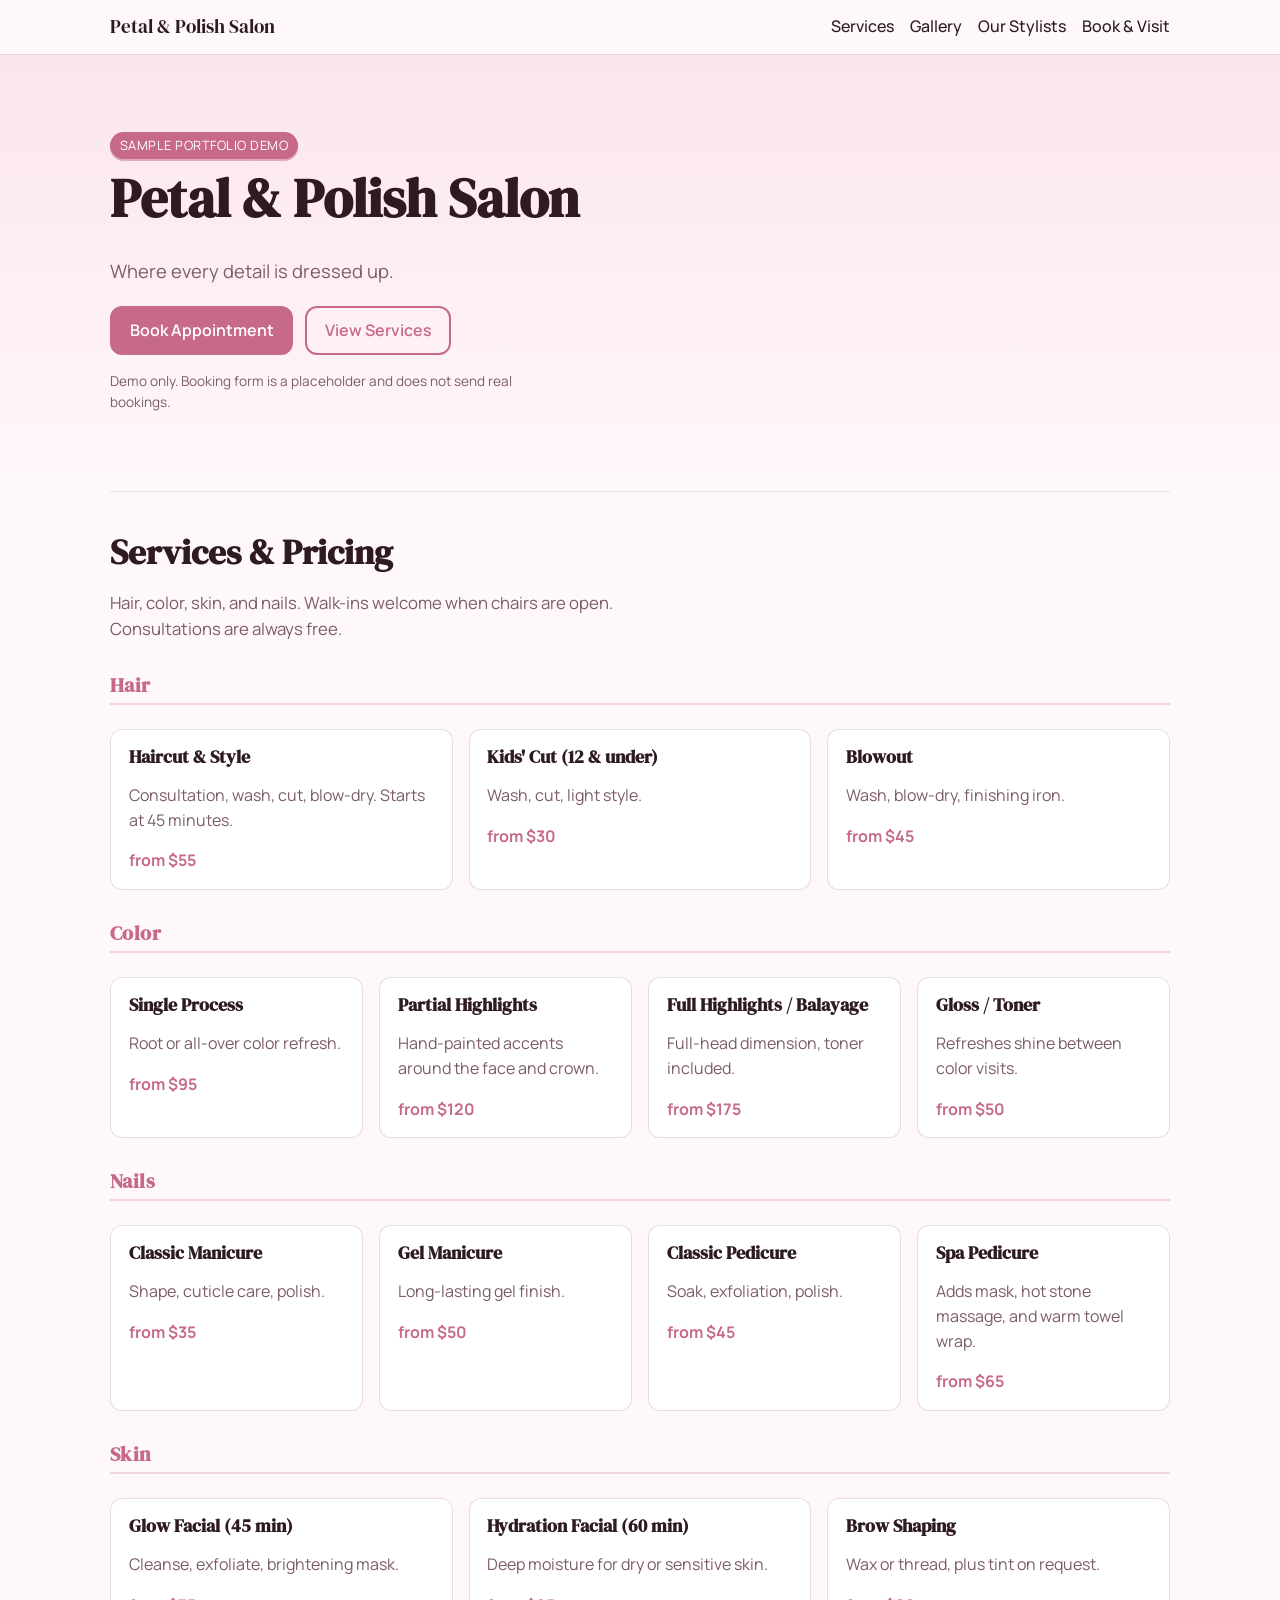
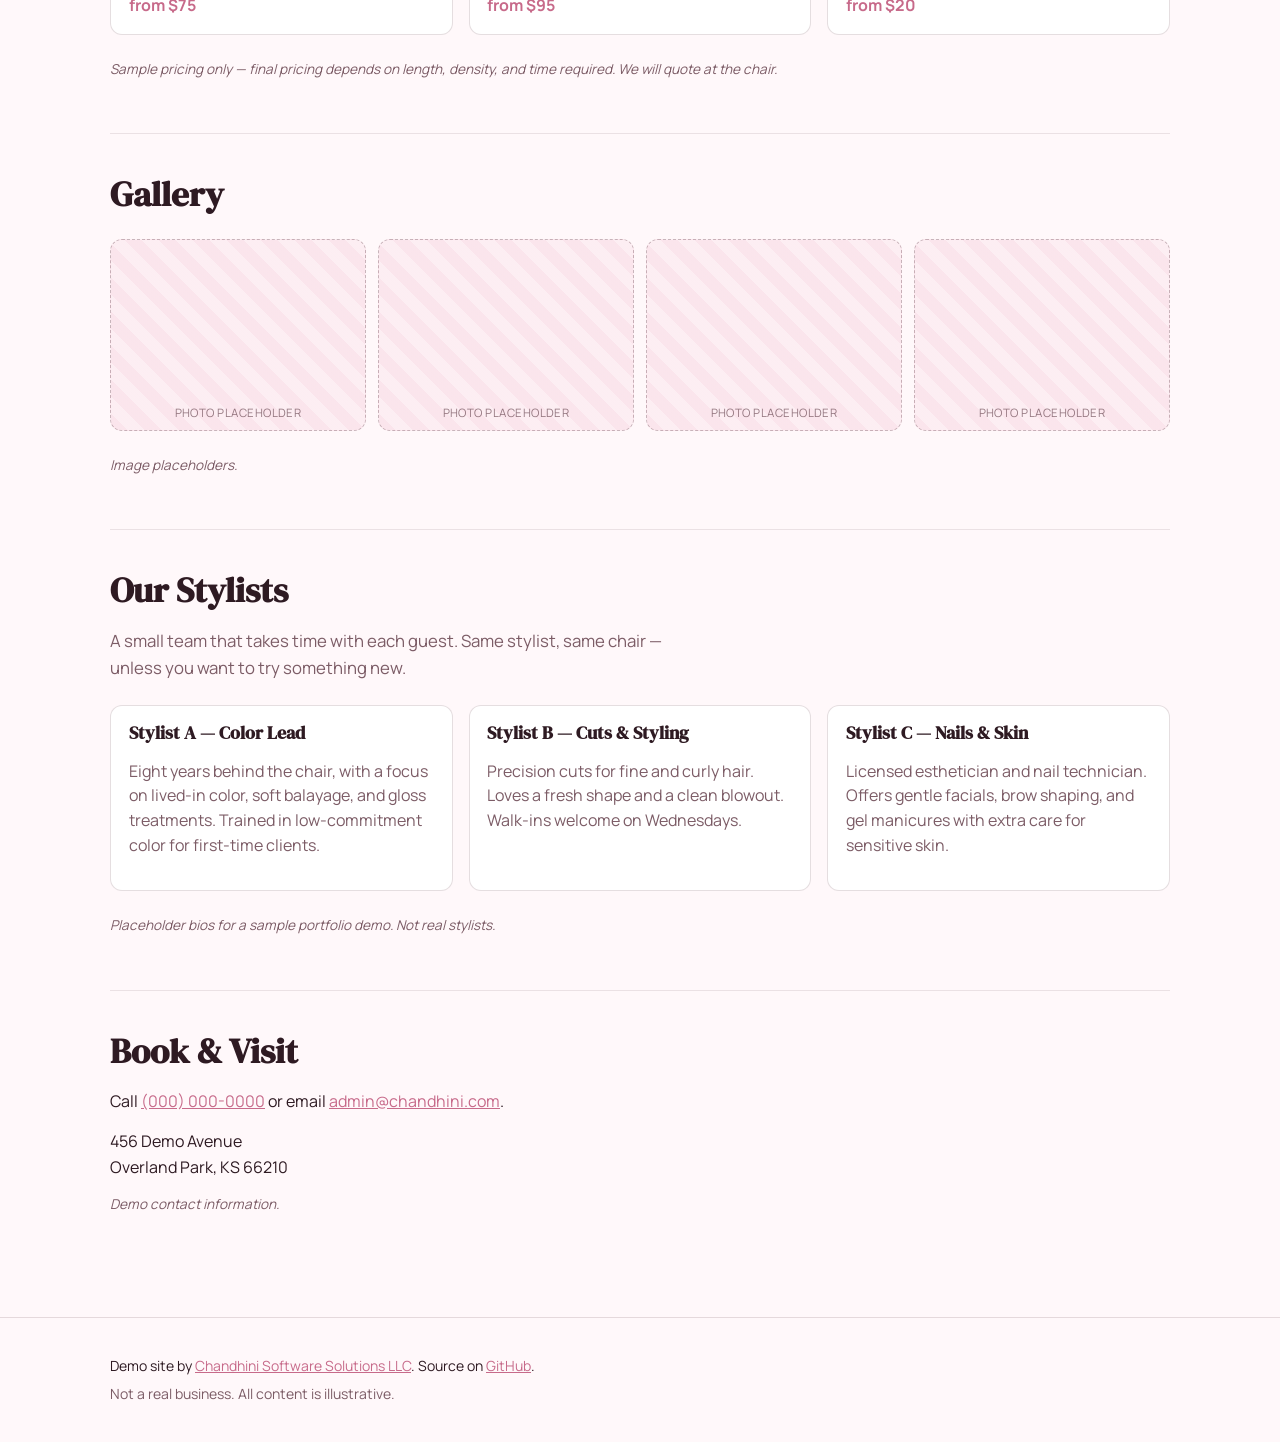
<file: index.html>
<!DOCTYPE html>
<html lang="en">
<head>
  <meta charset="UTF-8" />
  <meta name="viewport" content="width=device-width, initial-scale=1.0" />
  <title>Petal & Polish Salon — Demo Site</title>
  <meta name="description" content="A sample portfolio demo of a beauty salon website built by Chandhini Software Solutions LLC." />
  <meta name="robots" content="index, follow" />
  <link rel="canonical" href="https://salon.chandhini.com/" />

  <!-- Open Graph -->
  <meta property="og:type" content="website" />
  <meta property="og:title" content="Petal & Polish Salon — Demo Site" />
  <meta property="og:description" content="A sample portfolio demo of a beauty salon website built by Chandhini Software Solutions LLC." />
  <meta property="og:url" content="https://salon.chandhini.com/" />

  <!-- Favicon -->
  <link rel="icon" href="assets/favicon/favicon.svg" type="image/svg+xml" />
  <meta name="theme-color" content="#C76A8A" />

  <!-- Fonts -->
  <link rel="preconnect" href="https://fonts.googleapis.com" />
  <link rel="preconnect" href="https://fonts.gstatic.com" crossorigin />
  <link href="https://fonts.googleapis.com/css2?family=DM+Serif+Display&family=Manrope:wght@400;500;600;700&display=swap" rel="stylesheet" />

  <link rel="stylesheet" href="assets/css/styles.css" />
</head>
<body>

  <a class="skip-link" href="#main">Skip to content</a>

  <header class="site-header">
    <div class="container header-row">
      <a class="brand" href="#top">Petal & Polish Salon</a>
      <nav aria-label="Primary">
        <ul class="nav"><li><a href="#services">Services</a></li><li><a href="#gallery">Gallery</a></li><li><a href="#stylists">Our Stylists</a></li><li><a href="#contact">Book & Visit</a></li></ul>
      </nav>
    </div>
  </header>

  <main id="main">
    <section id="top" class="hero">
      <div class="container">
        <p class="demo-badge">Sample portfolio demo</p>
        <h1>Petal & Polish Salon</h1>
        <p class="tagline">Where every detail is dressed up.</p>
        <div class="cta-row">
          <a class="btn primary" href="#contact">Book Appointment</a>
          <a class="btn ghost" href="#services">View Services</a>
        </div>
        <p class="demo-note">Demo only. Booking form is a placeholder and does not send real bookings.</p>
      </div>
    </section>

    <div class="container">

  <section id="services" class="section">
    <h2>Services &amp; Pricing</h2>
    <p class="lead">Hair, color, skin, and nails. Walk-ins welcome when chairs are open. Consultations are always free.</p>

            <h3 class="menu-heading">Hair</h3>
            <div class="cards">
              <article class="card"><h3>Haircut &amp; Style</h3><p class="muted">Consultation, wash, cut, blow-dry. Starts at 45 minutes.</p><p class="price">from $55</p></article>
              <article class="card"><h3>Kids' Cut (12 &amp; under)</h3><p class="muted">Wash, cut, light style.</p><p class="price">from $30</p></article>
              <article class="card"><h3>Blowout</h3><p class="muted">Wash, blow-dry, finishing iron.</p><p class="price">from $45</p></article>
            </div>

            <h3 class="menu-heading">Color</h3>
            <div class="cards">
              <article class="card"><h3>Single Process</h3><p class="muted">Root or all-over color refresh.</p><p class="price">from $95</p></article>
              <article class="card"><h3>Partial Highlights</h3><p class="muted">Hand-painted accents around the face and crown.</p><p class="price">from $120</p></article>
              <article class="card"><h3>Full Highlights / Balayage</h3><p class="muted">Full-head dimension, toner included.</p><p class="price">from $175</p></article>
              <article class="card"><h3>Gloss / Toner</h3><p class="muted">Refreshes shine between color visits.</p><p class="price">from $50</p></article>
            </div>

            <h3 class="menu-heading">Nails</h3>
            <div class="cards">
              <article class="card"><h3>Classic Manicure</h3><p class="muted">Shape, cuticle care, polish.</p><p class="price">from $35</p></article>
              <article class="card"><h3>Gel Manicure</h3><p class="muted">Long-lasting gel finish.</p><p class="price">from $50</p></article>
              <article class="card"><h3>Classic Pedicure</h3><p class="muted">Soak, exfoliation, polish.</p><p class="price">from $45</p></article>
              <article class="card"><h3>Spa Pedicure</h3><p class="muted">Adds mask, hot stone massage, and warm towel wrap.</p><p class="price">from $65</p></article>
            </div>

            <h3 class="menu-heading">Skin</h3>
            <div class="cards">
              <article class="card"><h3>Glow Facial (45 min)</h3><p class="muted">Cleanse, exfoliate, brightening mask.</p><p class="price">from $75</p></article>
              <article class="card"><h3>Hydration Facial (60 min)</h3><p class="muted">Deep moisture for dry or sensitive skin.</p><p class="price">from $95</p></article>
              <article class="card"><h3>Brow Shaping</h3><p class="muted">Wax or thread, plus tint on request.</p><p class="price">from $20</p></article>
            </div>

            <p class="note">Sample pricing only — final pricing depends on length, density, and time required. We will quote at the chair.</p>
  </section>

  <section id="gallery" class="section">
    <h2>Gallery</h2>
    <div class="grid">
              <div class="img-placeholder" role="img" aria-label="Salon interior"></div>
              <div class="img-placeholder" role="img" aria-label="Color station"></div>
              <div class="img-placeholder" role="img" aria-label="Manicure work"></div>
              <div class="img-placeholder" role="img" aria-label="Finished hairstyle"></div>
            </div>
            <p class="note">Image placeholders.</p>
  </section>

  <section id="stylists" class="section">
    <h2>Our Stylists</h2>
    <p class="lead">A small team that takes time with each guest. Same stylist, same chair — unless you want to try something new.</p>
            <div class="cards">
              <article class="card">
                <h3>Stylist A — Color Lead</h3>
                <p class="muted">Eight years behind the chair, with a focus on lived-in color, soft balayage, and gloss treatments. Trained in low-commitment color for first-time clients.</p>
              </article>
              <article class="card">
                <h3>Stylist B — Cuts &amp; Styling</h3>
                <p class="muted">Precision cuts for fine and curly hair. Loves a fresh shape and a clean blowout. Walk-ins welcome on Wednesdays.</p>
              </article>
              <article class="card">
                <h3>Stylist C — Nails &amp; Skin</h3>
                <p class="muted">Licensed esthetician and nail technician. Offers gentle facials, brow shaping, and gel manicures with extra care for sensitive skin.</p>
              </article>
            </div>
            <p class="note">Placeholder bios for a sample portfolio demo. Not real stylists.</p>
  </section>

  <section id="contact" class="section">
    <h2>Book &amp; Visit</h2>
    <p>Call <a href="tel:+10000000000">(000) 000-0000</a> or email
               <a href="mailto:admin@chandhini.com">admin@chandhini.com</a>.</p>
            <address>
              456 Demo Avenue<br/>
              Overland Park, KS 66210
            </address>
            <p class="note">Demo contact information.</p>
  </section>

    </div>
  </main>

  <footer class="site-footer">
    <div class="container">
      <p>Demo site by <a href="https://chandhini.com">Chandhini Software Solutions LLC</a>.
         Source on <a href="https://github.com/bayina/salon-demo">GitHub</a>.</p>
      <p class="muted">Not a real business. All content is illustrative.</p>
    </div>
  </footer>

  <script src="assets/js/main.js"></script>
</body>
</html>
</file>
<file: assets/css/styles.css>
:root {
  --primary: #C76A8A;
  --accent:  #F2C2D1;
  --bg:      #FFF8FA;
  --text:    #2E1A22;
  --muted:   #7C5C66;
  --max:     1100px;
  --radius:  12px;
}

* { box-sizing: border-box; }
html { scroll-behavior: smooth; }
body {
  margin: 0;
  font-family: 'Manrope', system-ui, sans-serif;
  background: var(--bg);
  color: var(--text);
  line-height: 1.55;
  -webkit-font-smoothing: antialiased;
}
h1, h2, h3 {
  font-family: 'DM Serif Display', serif;
  font-weight: 700;
  margin: 0 0 .5em;
  line-height: 1.15;
}
h1 { font-size: clamp(2rem, 4vw + 1rem, 3.4rem); }
h2 { font-size: clamp(1.5rem, 2vw + 1rem, 2.2rem); margin-top: 0; }
h3 { font-size: 1.15rem; }

a { color: var(--primary); }
a:hover { text-decoration: underline; }

.container { max-width: var(--max); margin: 0 auto; padding: 0 1.25rem; }

.skip-link {
  position: absolute; left: -9999px; top: auto;
  background: var(--primary); color: #fff; padding: .5rem 1rem;
}
.skip-link:focus { left: 1rem; top: 1rem; }

.site-header {
  position: sticky; top: 0; z-index: 10;
  background: var(--bg);
  border-bottom: 1px solid color-mix(in srgb, var(--muted) 20%, transparent);
}
.header-row {
  display: flex; align-items: center; justify-content: space-between;
  padding: .75rem 1.25rem;
}
.brand { font-family: 'DM Serif Display', serif; font-size: 1.2rem; text-decoration: none; color: var(--text); }
.nav { list-style: none; padding: 0; margin: 0; display: flex; gap: 1rem; flex-wrap: wrap; }
.nav a { text-decoration: none; color: var(--text); font-weight: 500; }
.nav a:hover { color: var(--primary); }

.hero {
  padding: clamp(2.5rem, 6vw, 5rem) 0 clamp(2rem, 5vw, 4rem);
  background: linear-gradient(180deg, color-mix(in srgb, var(--accent) 35%, var(--bg)) 0%, var(--bg) 100%);
}
.demo-badge {
  display: inline-block;
  font-size: .8rem; letter-spacing: .04em; text-transform: uppercase;
  background: var(--primary); color: #fff;
  padding: .25rem .6rem; border-radius: 999px; margin: 0 0 .5rem;
}
.tagline { font-size: 1.15rem; color: var(--muted); max-width: 36ch; }
.demo-note { font-size: .85rem; color: var(--muted); margin-top: 1rem; max-width: 56ch; }

.cta-row { display: flex; gap: .75rem; margin-top: 1.25rem; flex-wrap: wrap; }
.btn {
  display: inline-block;
  padding: .65rem 1.1rem;
  border-radius: var(--radius);
  text-decoration: none;
  font-weight: 600;
  border: 2px solid var(--primary);
  transition: transform .12s ease, background .12s ease;
}
.btn.primary { background: var(--primary); color: #fff; }
.btn.ghost   { background: transparent; color: var(--primary); }
.btn:hover { transform: translateY(-1px); }

.section { padding: 2.5rem 0; border-top: 1px solid color-mix(in srgb, var(--muted) 15%, transparent); }
.lead { font-size: 1.05rem; color: var(--muted); max-width: 60ch; }
.note { font-size: .85rem; color: var(--muted); font-style: italic; }
.muted { color: var(--muted); }

.cards {
  display: grid; gap: 1rem;
  grid-template-columns: repeat(auto-fit, minmax(220px, 1fr));
  margin: 1.5rem 0;
}
.card {
  background: #fff;
  border: 1px solid color-mix(in srgb, var(--muted) 20%, transparent);
  border-radius: var(--radius);
  padding: 1rem 1.1rem;
}
.card .price { font-weight: 700; color: var(--primary); margin: .5rem 0 0; }

.grid {
  display: grid; gap: .75rem;
  grid-template-columns: repeat(auto-fit, minmax(180px, 1fr));
  margin: 1.5rem 0;
}
.img-placeholder {
  aspect-ratio: 4 / 3;
  background:
    repeating-linear-gradient(45deg,
      color-mix(in srgb, var(--accent) 35%, transparent),
      color-mix(in srgb, var(--accent) 35%, transparent) 12px,
      color-mix(in srgb, var(--accent) 18%, transparent) 12px,
      color-mix(in srgb, var(--accent) 18%, transparent) 24px);
  border-radius: var(--radius);
  border: 1px dashed color-mix(in srgb, var(--muted) 40%, transparent);
}

form label { display: block; margin: .75rem 0; font-weight: 500; }
form input, form textarea {
  width: 100%; padding: .55rem .7rem;
  border: 1px solid color-mix(in srgb, var(--muted) 30%, transparent);
  border-radius: 8px; font: inherit;
}
form input:focus, form textarea:focus {
  outline: 2px solid var(--primary); outline-offset: 2px;
}

details {
  background: #fff; border-radius: var(--radius);
  padding: .75rem 1rem; margin: .5rem 0;
  border: 1px solid color-mix(in srgb, var(--muted) 20%, transparent);
}
summary { cursor: pointer; font-weight: 600; }

address { font-style: normal; line-height: 1.6; }

.site-footer {
  margin-top: 3rem; padding: 2rem 0;
  border-top: 1px solid color-mix(in srgb, var(--muted) 20%, transparent);
  font-size: .9rem;
}

@media (prefers-reduced-motion: reduce) {
  html { scroll-behavior: auto; }
  .btn:hover { transform: none; }
}

/* ─── Production polish ───────────────────────────────────────── */

/* Visible focus ring for keyboard nav, hidden for mouse users. */
:focus { outline: none; }
:focus-visible {
  outline: 3px solid var(--primary);
  outline-offset: 3px;
  border-radius: 4px;
}
.btn:focus-visible {
  outline-offset: 4px;
}

/* Skip-link: invisible until focused. */
.skip-link {
  position: absolute;
  left: -9999px; top: auto;
  background: var(--primary);
  color: #fff;
  padding: .5rem 1rem;
  border-radius: 0 0 8px 0;
  z-index: 100;
  font-weight: 600;
}
.skip-link:focus,
.skip-link:focus-visible {
  left: 0; top: 0;
  outline: 3px solid #fff;
  outline-offset: -3px;
}

/* Anchor jumps shouldn't sit flush at top of viewport. */
.section { scroll-margin-top: 1.5rem; }

/* Section heading inside menu/services tiers. */
.menu-heading {
  margin: 2rem 0 .75rem;
  font-size: 1.25rem;
  letter-spacing: .02em;
  color: var(--primary);
  border-bottom: 2px solid color-mix(in srgb, var(--primary) 25%, transparent);
  padding-bottom: .35rem;
}

/* Hours list, used in contact section. */
.hours-list {
  list-style: none;
  padding: 0;
  margin: .75rem 0 0;
  border: 1px solid color-mix(in srgb, var(--muted) 18%, transparent);
  border-radius: var(--radius);
  background: #fff;
  overflow: hidden;
  max-width: 32rem;
}
.hours-list li {
  display: flex;
  justify-content: space-between;
  gap: 1rem;
  padding: .55rem .9rem;
  border-bottom: 1px solid color-mix(in srgb, var(--muted) 12%, transparent);
}
.hours-list li:last-child { border-bottom: 0; }
.hours-list strong { font-weight: 600; }

/* Polish form controls (used in clinic appointment form). */
form select {
  width: 100%;
  padding: .55rem .7rem;
  border: 1px solid color-mix(in srgb, var(--muted) 30%, transparent);
  border-radius: 8px;
  font: inherit;
  background: #fff;
  appearance: none;
  background-image:
    linear-gradient(45deg, transparent 50%, var(--primary) 50%),
    linear-gradient(135deg, var(--primary) 50%, transparent 50%);
  background-position:
    calc(100% - 18px) 50%,
    calc(100% - 12px) 50%;
  background-size: 6px 6px, 6px 6px;
  background-repeat: no-repeat;
  padding-right: 2rem;
}
form select:focus-visible {
  outline: 3px solid var(--primary);
  outline-offset: 2px;
}

/* Card lift adds a touch of depth on capable browsers. */
.card {
  transition:
    transform .18s ease,
    box-shadow .18s ease,
    border-color .18s ease;
}
@media (hover: hover) {
  .card:hover {
    transform: translateY(-2px);
    box-shadow: 0 6px 18px -8px color-mix(in srgb, var(--primary) 30%, transparent);
    border-color: color-mix(in srgb, var(--primary) 25%, transparent);
  }
}

/* Demo badge polish. */
.demo-badge {
  box-shadow: 0 2px 0 color-mix(in srgb, var(--primary) 50%, transparent);
}

/* Subtle texture for placeholder images so they read as intentional. */
.img-placeholder {
  position: relative;
}
.img-placeholder::after {
  content: "Photo placeholder";
  position: absolute;
  inset: auto 0 8px 0;
  text-align: center;
  font-size: .72rem;
  color: var(--muted);
  letter-spacing: .04em;
  text-transform: uppercase;
  opacity: .8;
}

/* Footer cleanup. */
.site-footer { font-size: .875rem; }
.site-footer p { margin: .35rem 0; }

/* Print: hide nav, ensure black text on white. */
@media print {
  .site-header, .skip-link, .cta-row, .demo-badge { display: none; }
  body { background: #fff; color: #000; }
  a { color: #000; text-decoration: underline; }
  .card, .hours-list, details { break-inside: avoid; }
}
</file>
